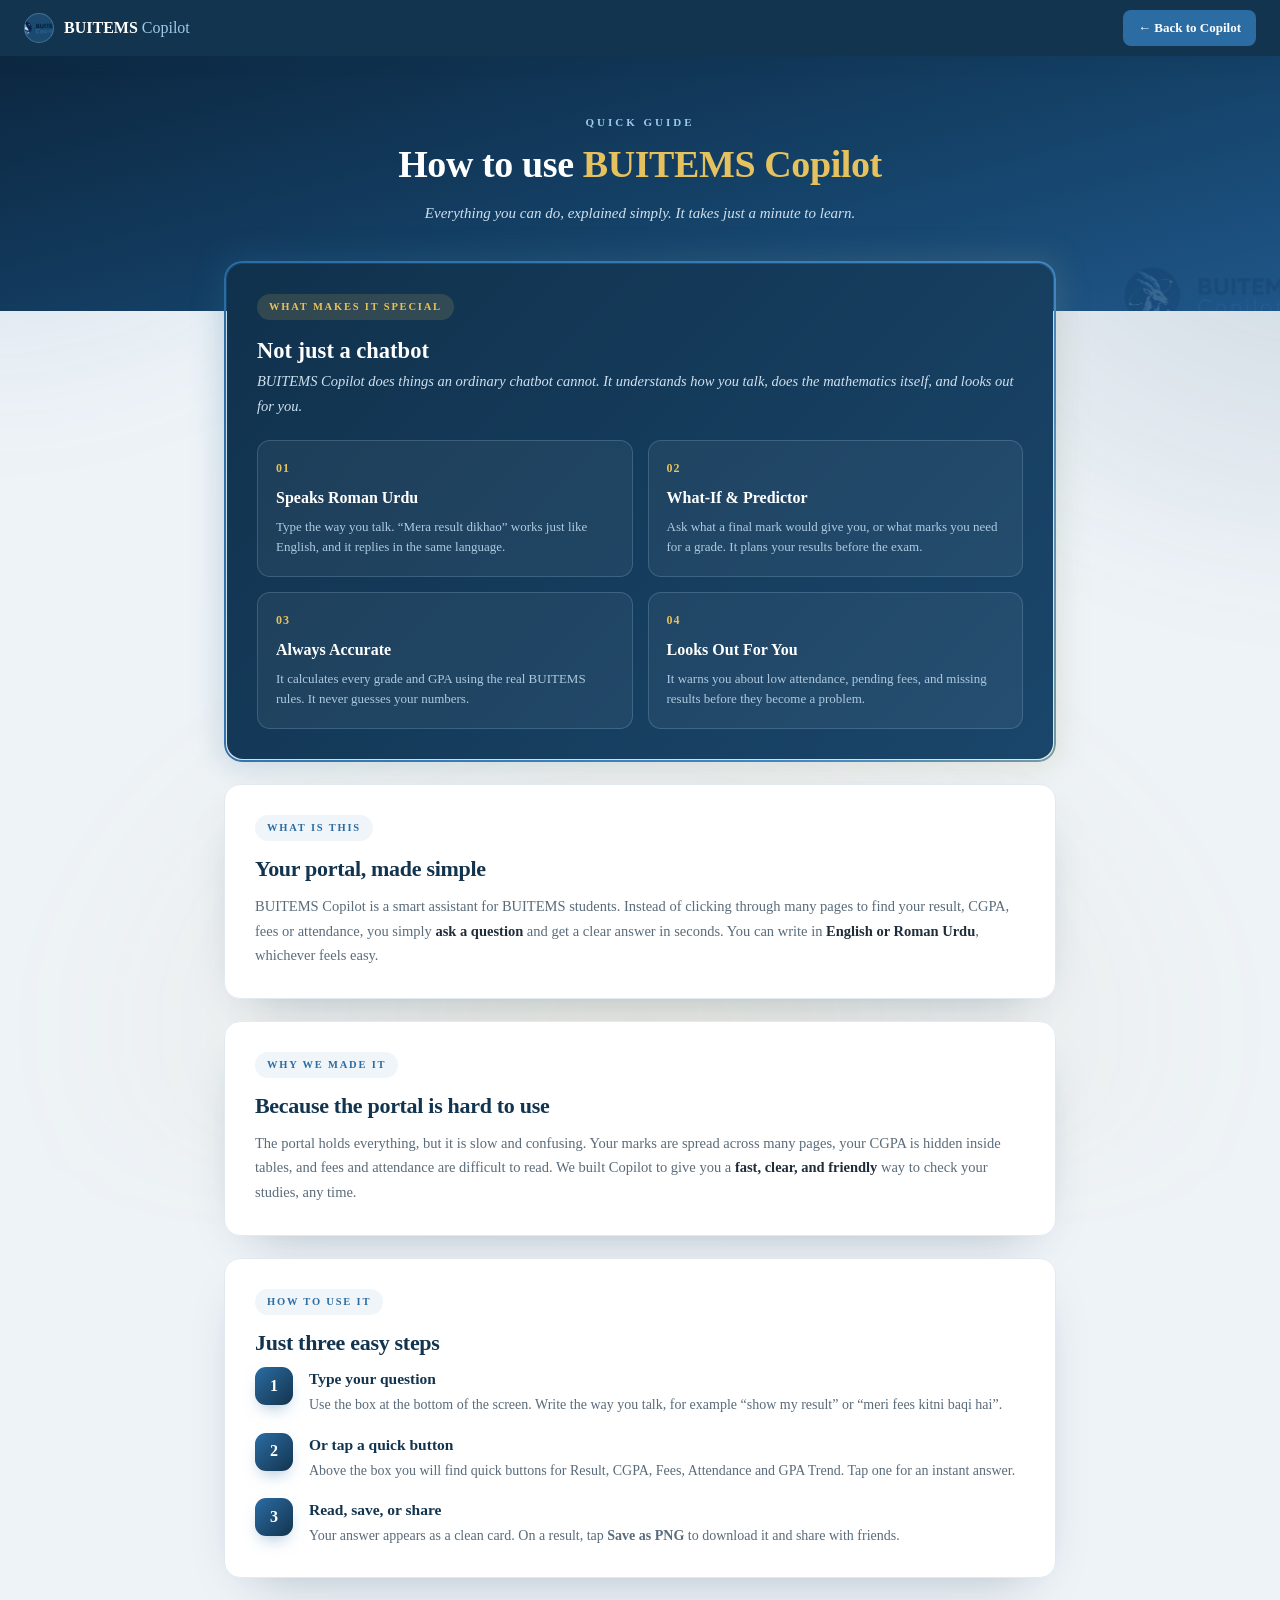
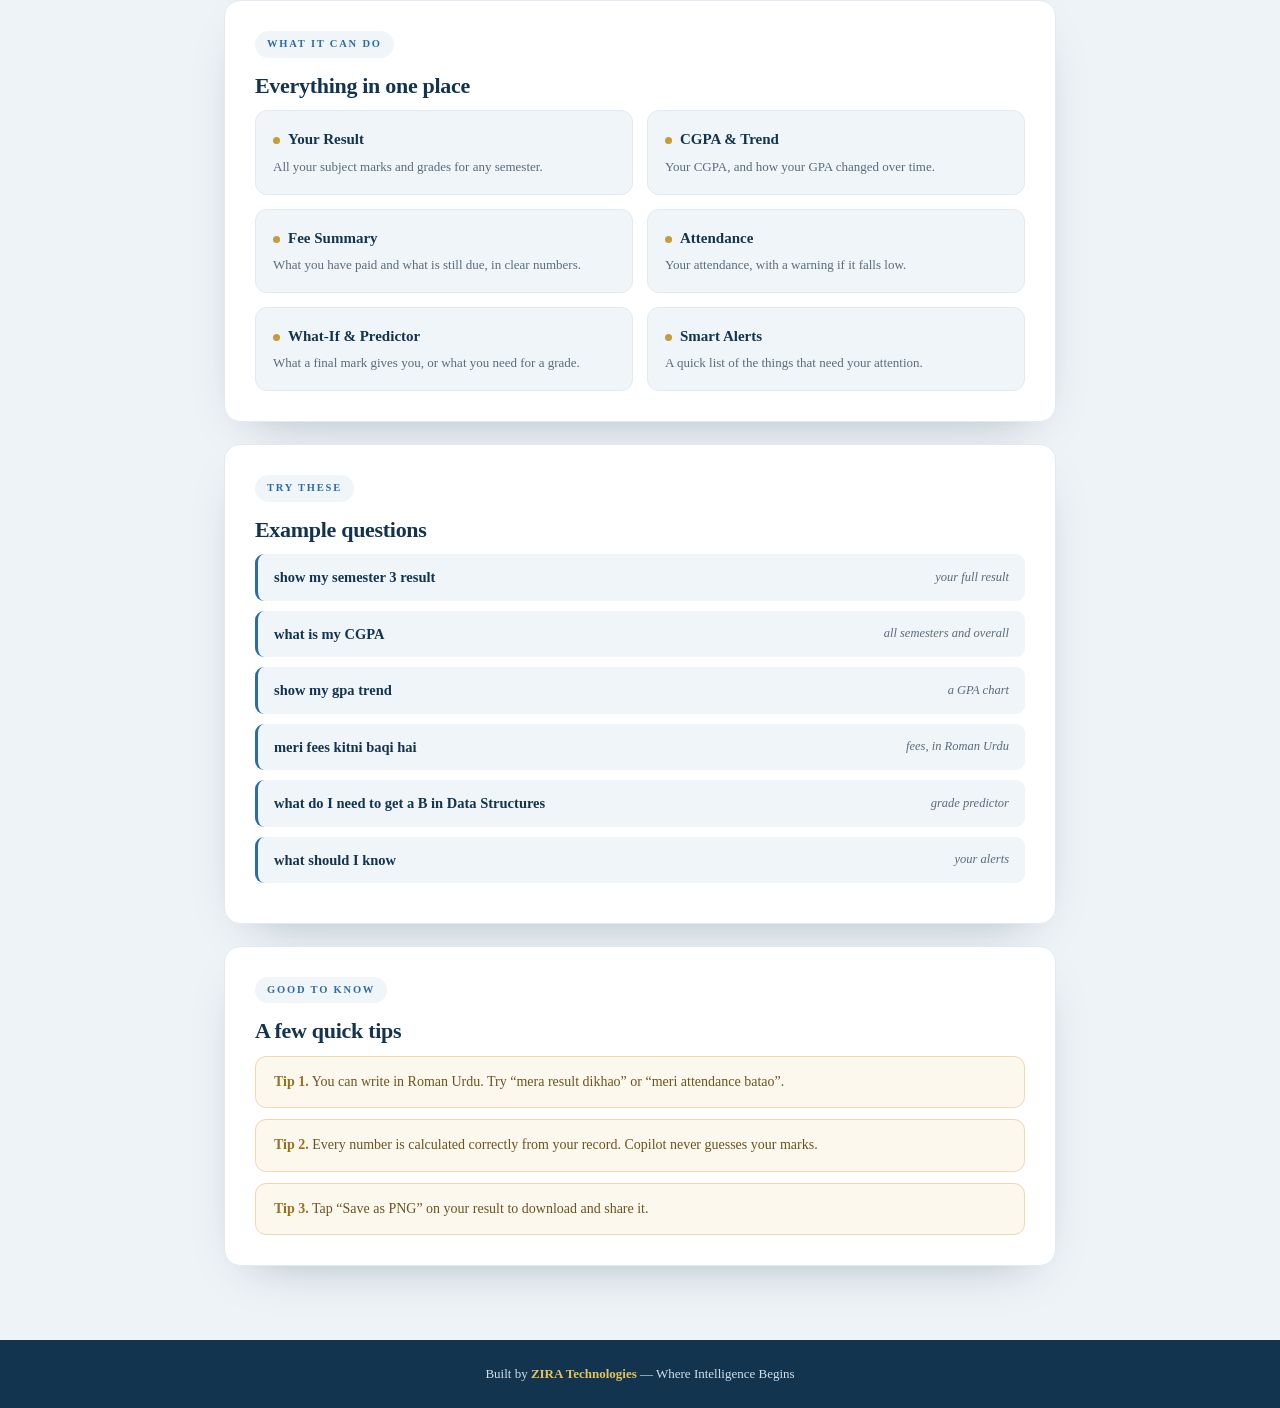
<file: templates/guide.html>
<!DOCTYPE html>
<html lang="en">
<head>
<meta charset="UTF-8">
<meta name="viewport" content="width=device-width, initial-scale=1.0">
<title>Guide - BUITEMS Copilot</title>
<style>
  :root{
    --navy:#13344e;--navy-2:#1c4a6e;--blue:#2b6ca3;--blue-2:#3f86c4;
    --panel:#f0f5f9;--line:#e2e9f0;--ink:#1f2d3a;--ink-soft:#5a6b7a;
    --bg:#eef3f7;--white:#fff;--gold:#c79a3b;--gold-2:#e6c25e;--ok:#2e8b57;
    --serif:Georgia, "Times New Roman", "Times", serif;
  }
  *{margin:0;padding:0;box-sizing:border-box;}
  html{scroll-behavior:smooth;}
  body{font-family:var(--serif);color:var(--ink);background:var(--bg);overflow-x:hidden;position:relative;font-size:15px;line-height:1.55;}
  body::before{content:"";position:fixed;inset:-30%;z-index:-2;background:radial-gradient(40% 50% at 18% 20%,rgba(43,108,163,.16),transparent 60%),radial-gradient(45% 55% at 84% 28%,rgba(28,74,110,.18),transparent 62%),radial-gradient(50% 50% at 50% 90%,rgba(199,154,59,.10),transparent 60%);filter:blur(40px);animation:drift 20s ease-in-out infinite alternate;}
  @keyframes drift{0%{transform:translate(0,0) scale(1)}50%{transform:translate(2%,-2%) scale(1.05)}100%{transform:translate(-2%,2%) scale(1)}}

  .hdr{background:var(--navy);color:#fff;display:flex;align-items:center;justify-content:space-between;padding:0 24px;height:56px;position:sticky;top:0;z-index:100;box-shadow:0 2px 18px rgba(19,52,78,.25);}
  .hdr .brand{display:flex;align-items:center;gap:10px;}
  .hdr .logo{width:30px;height:30px;border-radius:50%;object-fit:cover;object-position:center;background:#1c4a6e;border:1px solid rgba(158,203,233,.3);}
  .hdr .t{font-size:16px;font-weight:700;}
  .hdr .t span{color:#9ecbe9;font-weight:400;}
  .hdr .back{font-size:13px;font-weight:700;color:#fff;text-decoration:none;background:var(--blue);padding:8px 15px;border-radius:8px;transition:.2s;}
  .hdr .back:hover{background:var(--blue-2);transform:translateY(-1px);}

  .ghero{position:relative;text-align:center;padding:58px 24px 86px;overflow:hidden;background:linear-gradient(165deg,#0c2740 0%,#15436a 60%,#1f5688 100%);color:#fff;}
  .ghero::after{content:"";position:absolute;inset:0;background:linear-gradient(115deg,transparent 35%,rgba(255,255,255,.06) 50%,transparent 65%);background-size:300% 300%;animation:sheen 16s linear infinite;}
  @keyframes sheen{0%{background-position:0% 0%}100%{background-position:100% 100%}}
  .ghero .mk{position:absolute;right:-30px;bottom:-40px;width:200px;opacity:.12;animation:floaty 6s ease-in-out infinite;}
  @keyframes floaty{0%,100%{transform:translateY(0)}50%{transform:translateY(-12px)}}
  .ghero .inner{position:relative;z-index:2;max-width:660px;margin:0 auto;opacity:0;animation:rise .8s .1s forwards;}
  @keyframes rise{from{opacity:0;transform:translateY(18px)}to{opacity:1;transform:none}}
  .ghero .eyebrow{font-size:11px;letter-spacing:3px;text-transform:uppercase;color:#9ecbe9;font-weight:700;}
  .ghero h1{font-size:clamp(26px,4.4vw,38px);font-weight:700;margin-top:12px;letter-spacing:-.4px;line-height:1.15;}
  .ghero h1 b{color:var(--gold-2);}
  .ghero p{font-size:15px;color:#cfe0ee;max-width:500px;margin:14px auto 0;line-height:1.6;font-style:italic;}

  .wrap{max-width:880px;margin:0 auto;padding:0 24px;}
  .sec{margin-top:-50px;position:relative;z-index:3;padding-bottom:20px;}

  .card{background:#fff;border:1px solid var(--line);border-radius:16px;padding:30px;margin-bottom:22px;box-shadow:0 18px 50px -28px rgba(19,52,78,.4);opacity:0;transform:translateY(24px);}
  .card.in{opacity:1;transform:none;transition:.7s cubic-bezier(.2,.7,.3,1);}
  .tag{display:inline-block;font-size:10.5px;letter-spacing:1.8px;text-transform:uppercase;color:var(--blue);font-weight:700;background:var(--panel);padding:5px 12px;border-radius:20px;margin-bottom:14px;}
  .card h2{font-size:22px;color:var(--navy);font-weight:700;margin-bottom:11px;letter-spacing:-.3px;line-height:1.25;}
  .card>p{font-size:14.5px;color:var(--ink-soft);line-height:1.7;}
  .card>p b{color:var(--ink);}

  .wow-wrap{position:relative;margin-bottom:22px;border-radius:18px;padding:3px;opacity:0;transform:translateY(24px);}
  .wow-wrap.in{opacity:1;transform:none;transition:.8s cubic-bezier(.2,.7,.3,1);}
  .wow-wrap::before{content:"";position:absolute;inset:0;border-radius:18px;padding:2px;background:linear-gradient(120deg,#2b6ca3,#3f86c4,#e6c25e,#c79a3b,#2b6ca3);background-size:300% 300%;animation:lights 6s linear infinite;-webkit-mask:linear-gradient(#fff 0 0) content-box,linear-gradient(#fff 0 0);-webkit-mask-composite:xor;mask-composite:exclude;}
  .wow-wrap::after{content:"";position:absolute;inset:-3px;border-radius:20px;z-index:-1;background:linear-gradient(120deg,rgba(43,108,163,.5),rgba(230,194,94,.45),rgba(43,108,163,.5));background-size:300% 300%;animation:lights 6s linear infinite;filter:blur(15px);opacity:.5;}
  @keyframes lights{0%{background-position:0% 50%}100%{background-position:300% 50%}}
  .wow{position:relative;background:linear-gradient(135deg,#10314c 0%,#1a466b 100%);border-radius:16px;padding:30px;color:#fff;overflow:hidden;}
  .wow .tag{background:rgba(230,194,94,.15);color:var(--gold-2);}
  .wow h2{color:#fff;}
  .wow .lead{color:#cfe0ee;font-size:14.5px;line-height:1.7;margin-bottom:22px;font-style:italic;}
  .wowgrid{display:grid;grid-template-columns:repeat(2,1fr);gap:15px;}
  .wowitem{background:rgba(255,255,255,.05);border:1px solid rgba(158,203,233,.22);border-radius:13px;padding:18px;transition:transform .25s,background .25s,border-color .25s;}
  .wowitem:hover{transform:translateY(-4px);background:rgba(255,255,255,.09);border-color:rgba(230,194,94,.4);}
  .wowitem .lead-n{font-size:12px;font-weight:700;color:var(--gold-2);letter-spacing:1px;margin-bottom:8px;}
  .wowitem h3{font-size:16px;color:#fff;margin-bottom:6px;font-weight:700;}
  .wowitem p{font-size:13px;color:#aecae0;line-height:1.6;}

  .steps{display:flex;flex-direction:column;gap:16px;margin-top:8px;}
  .step{display:flex;gap:16px;align-items:flex-start;}
  .step .n{min-width:38px;height:38px;border-radius:11px;background:linear-gradient(135deg,var(--blue),var(--navy));color:#fff;display:flex;align-items:center;justify-content:center;font-weight:700;font-size:16px;flex-shrink:0;box-shadow:0 8px 18px -8px rgba(43,108,163,.6);}
  .step .tx h3{font-size:15.5px;color:var(--navy);margin-bottom:3px;font-weight:700;}
  .step .tx p{font-size:14px;color:var(--ink-soft);line-height:1.6;}

  .fgrid{display:grid;grid-template-columns:repeat(2,1fr);gap:14px;margin-top:6px;}
  .fitem{background:var(--panel);border:1px solid var(--line);border-radius:12px;padding:17px;transition:transform .25s,box-shadow .25s;}
  .fitem:hover{transform:translateY(-3px);box-shadow:0 16px 32px -20px rgba(19,52,78,.4);}
  .fitem h3{font-size:15px;color:var(--navy);margin-bottom:5px;font-weight:700;}
  .fitem h3::before{content:"";display:inline-block;width:7px;height:7px;background:var(--gold);border-radius:50%;margin-right:8px;vertical-align:middle;}
  .fitem p{font-size:13px;color:var(--ink-soft);line-height:1.55;}

  .prompt{background:var(--panel);border-left:3px solid var(--blue);border-radius:9px;padding:12px 16px;margin-bottom:10px;font-size:14.5px;color:var(--navy);font-weight:700;display:flex;justify-content:space-between;align-items:center;gap:10px;flex-wrap:wrap;transition:transform .2s,border-color .2s;}
  .prompt:hover{transform:translateX(4px);border-left-color:var(--gold);}
  .prompt span{font-size:12.5px;color:var(--ink-soft);font-weight:400;font-style:italic;}

  .tip{background:#fdf8ee;border:1px solid #ecd9ad;border-radius:11px;padding:14px 18px;margin-top:11px;}
  .tip b{color:#9a6f1a;}
  .tip p{font-size:14px;color:#6b5320;line-height:1.6;}

  footer{background:var(--navy);color:#cfe0ee;text-align:center;padding:24px;font-size:13px;margin-top:32px;}
  footer b{color:var(--gold-2);}
  .zira-mark{height:16px;width:auto;vertical-align:middle;display:inline-block;margin:0 2px;}

  @media(max-width:680px){
    .ghero{padding:46px 20px 74px;}
    .fgrid,.wowgrid{grid-template-columns:1fr;}
    .card,.wow{padding:22px;}
    .card h2{font-size:20px;}
    .sec{margin-top:-44px;}
  }
</style>
</head>
<body>
  <header class="hdr">
    <div class="brand">
      <img class="logo" src="/static/markhor.png" alt="">
      <div class="t">BUITEMS <span>Copilot</span></div>
    </div>
    <a href="/" class="back">&larr; Back to Copilot</a>
  </header>

  <section class="ghero">
    <img class="mk" src="/static/markhor.png">
    <div class="inner">
      <div class="eyebrow">Quick Guide</div>
      <h1>How to use <b>BUITEMS Copilot</b></h1>
      <p>Everything you can do, explained simply. It takes just a minute to learn.</p>
    </div>
  </section>

  <div class="wrap sec">

    <div class="wow-wrap" id="wowbox">
      <div class="wow">
        <span class="tag">What makes it special</span>
        <h2>Not just a chatbot</h2>
        <p class="lead">BUITEMS Copilot does things an ordinary chatbot cannot. It understands how you talk, does the mathematics itself, and looks out for you.</p>
        <div class="wowgrid">
          <div class="wowitem"><div class="lead-n">01</div><h3>Speaks Roman Urdu</h3><p>Type the way you talk. &ldquo;Mera result dikhao&rdquo; works just like English, and it replies in the same language.</p></div>
          <div class="wowitem"><div class="lead-n">02</div><h3>What-If &amp; Predictor</h3><p>Ask what a final mark would give you, or what marks you need for a grade. It plans your results before the exam.</p></div>
          <div class="wowitem"><div class="lead-n">03</div><h3>Always Accurate</h3><p>It calculates every grade and GPA using the real BUITEMS rules. It never guesses your numbers.</p></div>
          <div class="wowitem"><div class="lead-n">04</div><h3>Looks Out For You</h3><p>It warns you about low attendance, pending fees, and missing results before they become a problem.</p></div>
        </div>
      </div>
    </div>

    <div class="card">
      <span class="tag">What is this</span>
      <h2>Your portal, made simple</h2>
      <p>BUITEMS Copilot is a smart assistant for BUITEMS students. Instead of clicking through many pages to find your result, CGPA, fees or attendance, you simply <b>ask a question</b> and get a clear answer in seconds. You can write in <b>English or Roman Urdu</b>, whichever feels easy.</p>
    </div>

    <div class="card">
      <span class="tag">Why we made it</span>
      <h2>Because the portal is hard to use</h2>
      <p>The portal holds everything, but it is slow and confusing. Your marks are spread across many pages, your CGPA is hidden inside tables, and fees and attendance are difficult to read. We built Copilot to give you a <b>fast, clear, and friendly</b> way to check your studies, any time.</p>
    </div>

    <div class="card">
      <span class="tag">How to use it</span>
      <h2>Just three easy steps</h2>
      <div class="steps">
        <div class="step"><div class="n">1</div><div class="tx"><h3>Type your question</h3><p>Use the box at the bottom of the screen. Write the way you talk, for example &ldquo;show my result&rdquo; or &ldquo;meri fees kitni baqi hai&rdquo;.</p></div></div>
        <div class="step"><div class="n">2</div><div class="tx"><h3>Or tap a quick button</h3><p>Above the box you will find quick buttons for Result, CGPA, Fees, Attendance and GPA Trend. Tap one for an instant answer.</p></div></div>
        <div class="step"><div class="n">3</div><div class="tx"><h3>Read, save, or share</h3><p>Your answer appears as a clean card. On a result, tap <b>Save as PNG</b> to download it and share with friends.</p></div></div>
      </div>
    </div>

    <div class="card">
      <span class="tag">What it can do</span>
      <h2>Everything in one place</h2>
      <div class="fgrid">
        <div class="fitem"><h3>Your Result</h3><p>All your subject marks and grades for any semester.</p></div>
        <div class="fitem"><h3>CGPA &amp; Trend</h3><p>Your CGPA, and how your GPA changed over time.</p></div>
        <div class="fitem"><h3>Fee Summary</h3><p>What you have paid and what is still due, in clear numbers.</p></div>
        <div class="fitem"><h3>Attendance</h3><p>Your attendance, with a warning if it falls low.</p></div>
        <div class="fitem"><h3>What-If &amp; Predictor</h3><p>What a final mark gives you, or what you need for a grade.</p></div>
        <div class="fitem"><h3>Smart Alerts</h3><p>A quick list of the things that need your attention.</p></div>
      </div>
    </div>

    <div class="card">
      <span class="tag">Try these</span>
      <h2>Example questions</h2>
      <div class="prompt">show my semester 3 result <span>your full result</span></div>
      <div class="prompt">what is my CGPA <span>all semesters and overall</span></div>
      <div class="prompt">show my gpa trend <span>a GPA chart</span></div>
      <div class="prompt">meri fees kitni baqi hai <span>fees, in Roman Urdu</span></div>
      <div class="prompt">what do I need to get a B in Data Structures <span>grade predictor</span></div>
      <div class="prompt">what should I know <span>your alerts</span></div>
    </div>

    <div class="card">
      <span class="tag">Good to know</span>
      <h2>A few quick tips</h2>
      <div class="tip"><p><b>Tip 1.</b> You can write in Roman Urdu. Try &ldquo;mera result dikhao&rdquo; or &ldquo;meri attendance batao&rdquo;.</p></div>
      <div class="tip"><p><b>Tip 2.</b> Every number is calculated correctly from your record. Copilot never guesses your marks.</p></div>
      <div class="tip"><p><b>Tip 3.</b> Tap &ldquo;Save as PNG&rdquo; on your result to download and share it.</p></div>
    </div>

  </div>

  <footer>Built by <b>ZIRA Technologies</b> &mdash; Where Intelligence Begins</footer>

<script>
  const io=new IntersectionObserver(function(es){es.forEach(function(e){if(e.isIntersecting){e.target.classList.add('in');io.unobserve(e.target);}});},{threshold:.1});
  document.querySelectorAll('.card,.wow-wrap').forEach(function(c){io.observe(c);});
</script>
</body>
</html>
</file>
